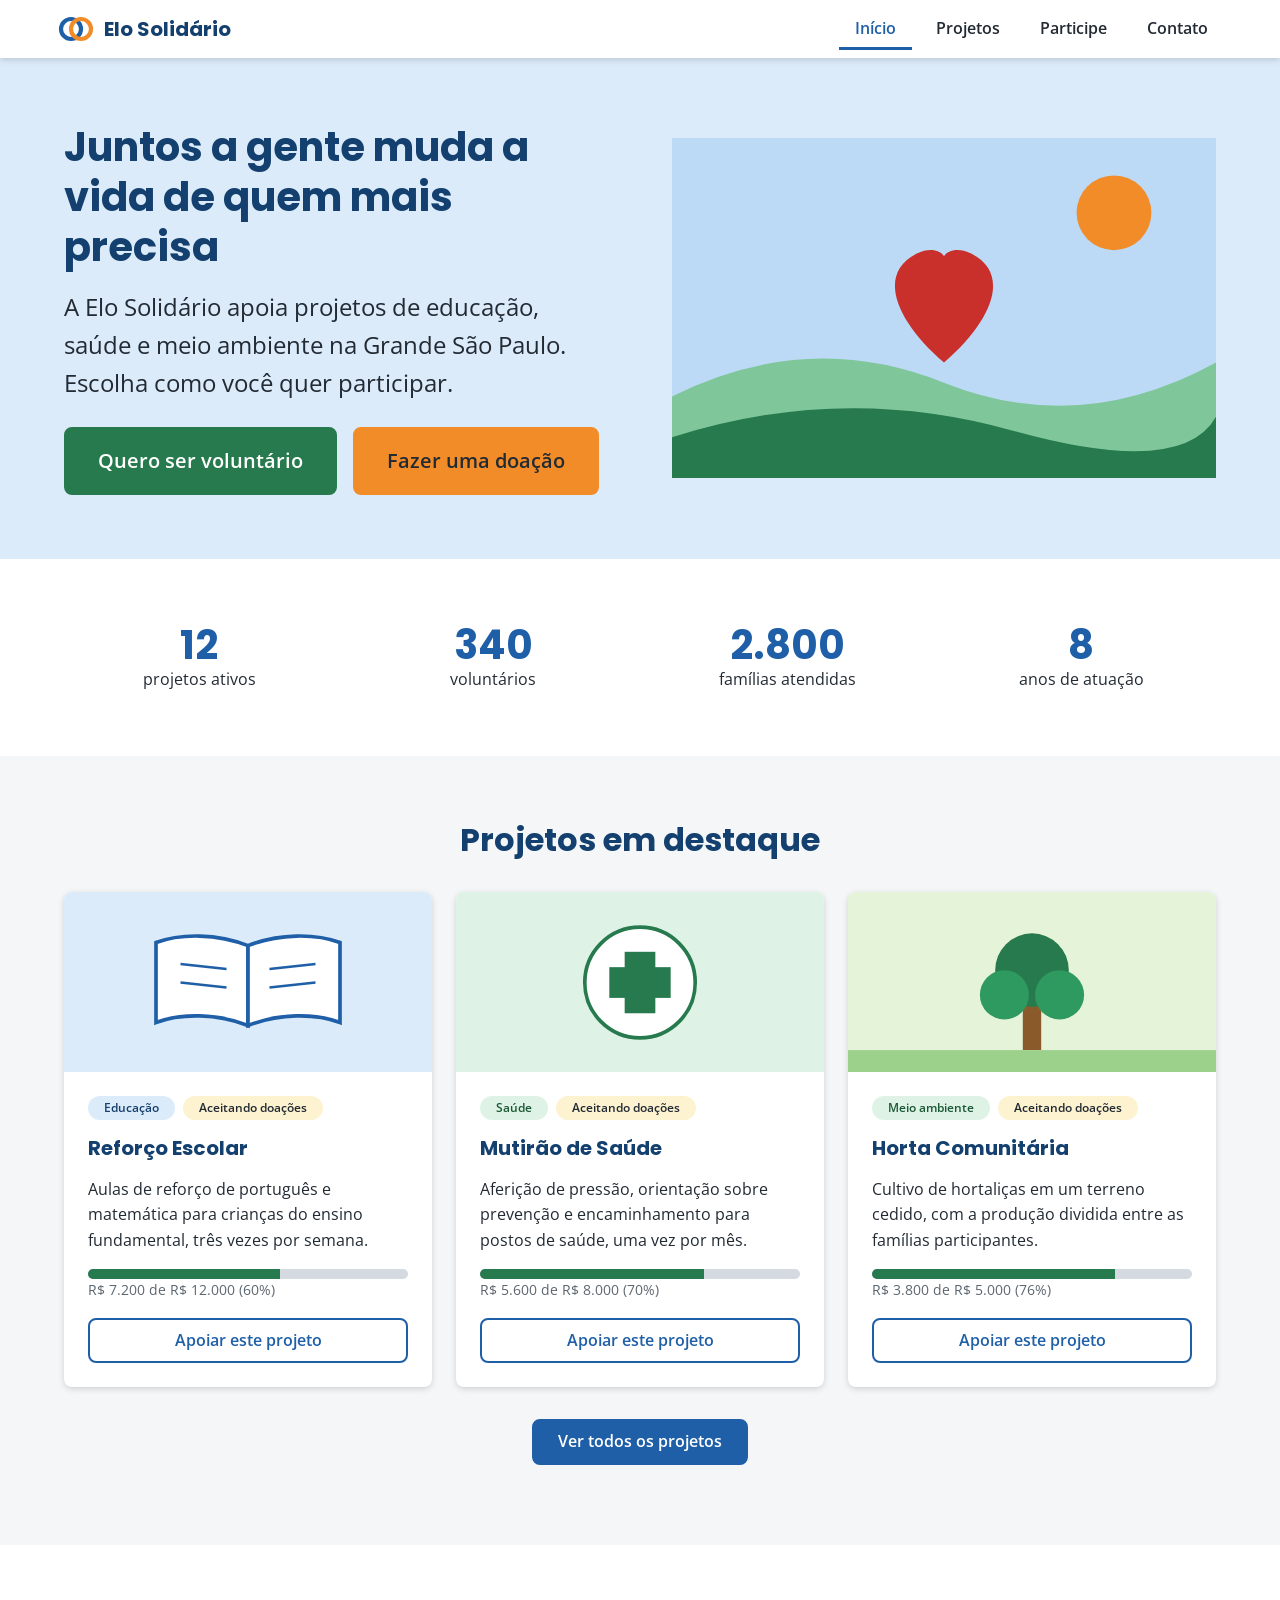
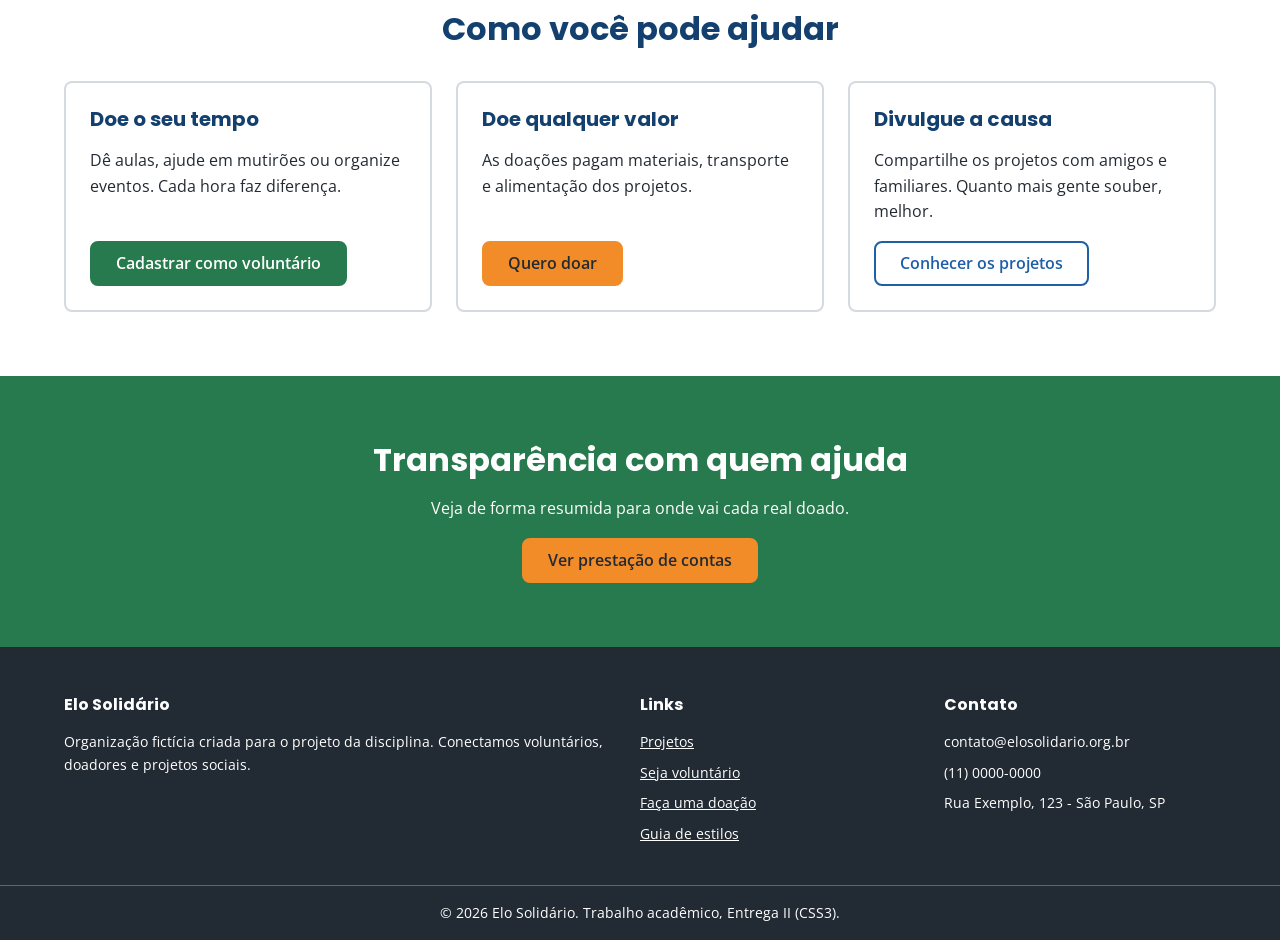
<file: index.html>
<!DOCTYPE html>
<html lang="pt-BR">
<head>
  <meta charset="UTF-8">
  <meta name="viewport" content="width=device-width, initial-scale=1.0">
  <meta name="description" content="Elo Solidário: ONG que conecta voluntários, doadores e projetos sociais.">
  <title>Início | Elo Solidário</title>
  <link rel="preconnect" href="https://fonts.googleapis.com">
  <link rel="preconnect" href="https://fonts.gstatic.com" crossorigin>
  <link href="https://fonts.googleapis.com/css2?family=Open+Sans:wght@400;600&family=Poppins:wght@500;700&display=swap" rel="stylesheet">
  <link rel="stylesheet" href="css/style.css">
</head>
<body>
  <header class="cabecalho">
    <div class="cabecalho-interno">
      <a class="logo" href="index.html">
        <img src="img/logo.svg" alt="" width="40" height="40">
        Elo Solidário
      </a>

      <input type="checkbox" id="menu-check" class="menu-check">
      <label for="menu-check" class="botao-hamburguer" aria-label="Abrir ou fechar o menu">
        <span></span>
        <span></span>
        <span></span>
      </label>

      <nav class="menu">
        <ul class="menu-lista">
          <li><a class="ativo" href="index.html">Início</a></li>
          <li class="item-dropdown">
            <a href="pages/projetos.html">Projetos</a>
            <ul class="submenu">
              <li><a href="pages/projetos.html#educacao">Educação</a></li>
              <li><a href="pages/projetos.html#saude">Saúde</a></li>
              <li><a href="pages/projetos.html#ambiente">Meio ambiente</a></li>
            </ul>
          </li>
          <li class="item-dropdown">
            <a href="pages/voluntario.html">Participe</a>
            <ul class="submenu">
              <li><a href="pages/voluntario.html">Seja voluntário</a></li>
              <li><a href="pages/doacao.html">Faça uma doação</a></li>
            </ul>
          </li>
          <li><a href="pages/contato.html">Contato</a></li>
        </ul>
      </nav>
    </div>
  </header>

  <main>

    <section class="hero">
      <div class="container hero-grade">
        <div class="hero-texto">
          <h1>Juntos a gente muda a vida de quem mais precisa</h1>
          <p class="texto-destaque">A Elo Solidário apoia projetos de educação, saúde e meio ambiente na Grande São Paulo. Escolha como você quer participar.</p>
          <div class="botoes-hero">
            <a class="botao botao-verde botao-grande" href="pages/voluntario.html">Quero ser voluntário</a>
            <a class="botao botao-laranja botao-grande" href="pages/doacao.html">Fazer uma doação</a>
          </div>
        </div>
        <img class="hero-imagem" src="img/hero.svg" alt="Ilustração de um coração vermelho sobre colinas verdes, com o sol ao fundo" width="800" height="500">
      </div>
    </section>

    <section class="secao">
      <div class="container">
        <ul class="estatisticas">
          <li><strong>12</strong> projetos ativos</li>
          <li><strong>340</strong> voluntários</li>
          <li><strong>2.800</strong> famílias atendidas</li>
          <li><strong>8</strong> anos de atuação</li>
        </ul>
      </div>
    </section>

    <section class="secao secao-cinza">
      <div class="container">
        <h2 class="titulo-secao">Projetos em destaque</h2>
        <div class="cards">
        <article class="card">
          <img src="img/educacao.svg" alt="" width="600" height="340">
          <div class="card-corpo">
            <div class="badges-card">
              <span class="badge badge-azul">Educação</span>
              <span class="badge badge-amarelo">Aceitando doações</span>
            </div>
            <h3>Reforço Escolar</h3>
            <p>Aulas de reforço de português e matemática para crianças do ensino fundamental, três vezes por semana.</p>
            <div class="card-rodape">
              <div>
                <div class="barra">
                  <div class="barra-preenchida" style="width: 60%;"></div>
                </div>
                <p class="meta-texto">R$ 7.200 de R$ 12.000 (60%)</p>
              </div>
              <a class="botao botao-contorno" href="pages/doacao.html">Apoiar este projeto</a>
            </div>
          </div>
        </article>
        <article class="card">
          <img src="img/saude.svg" alt="" width="600" height="340">
          <div class="card-corpo">
            <div class="badges-card">
              <span class="badge badge-verde">Saúde</span>
              <span class="badge badge-amarelo">Aceitando doações</span>
            </div>
            <h3>Mutirão de Saúde</h3>
            <p>Aferição de pressão, orientação sobre prevenção e encaminhamento para postos de saúde, uma vez por mês.</p>
            <div class="card-rodape">
              <div>
                <div class="barra">
                  <div class="barra-preenchida" style="width: 70%;"></div>
                </div>
                <p class="meta-texto">R$ 5.600 de R$ 8.000 (70%)</p>
              </div>
              <a class="botao botao-contorno" href="pages/doacao.html">Apoiar este projeto</a>
            </div>
          </div>
        </article>
        <article class="card">
          <img src="img/ambiente.svg" alt="" width="600" height="340">
          <div class="card-corpo">
            <div class="badges-card">
              <span class="badge badge-verde">Meio ambiente</span>
              <span class="badge badge-amarelo">Aceitando doações</span>
            </div>
            <h3>Horta Comunitária</h3>
            <p>Cultivo de hortaliças em um terreno cedido, com a produção dividida entre as famílias participantes.</p>
            <div class="card-rodape">
              <div>
                <div class="barra">
                  <div class="barra-preenchida" style="width: 76%;"></div>
                </div>
                <p class="meta-texto">R$ 3.800 de R$ 5.000 (76%)</p>
              </div>
              <a class="botao botao-contorno" href="pages/doacao.html">Apoiar este projeto</a>
            </div>
          </div>
        </article>
        </div>
        <p class="texto-centro" style="margin-top: 32px;">
          <a class="botao" href="pages/projetos.html">Ver todos os projetos</a>
        </p>
      </div>
    </section>

    <section class="secao">
      <div class="container">
        <h2 class="titulo-secao">Como você pode ajudar</h2>
        <div class="linha">
          <div class="col-4">
            <div class="caixa">
              <h3>Doe o seu tempo</h3>
              <p>Dê aulas, ajude em mutirões ou organize eventos. Cada hora faz diferença.</p>
              <a class="botao botao-verde" href="pages/voluntario.html">Cadastrar como voluntário</a>
            </div>
          </div>
          <div class="col-4">
            <div class="caixa">
              <h3>Doe qualquer valor</h3>
              <p>As doações pagam materiais, transporte e alimentação dos projetos.</p>
              <a class="botao botao-laranja" href="pages/doacao.html">Quero doar</a>
            </div>
          </div>
          <div class="col-4">
            <div class="caixa">
              <h3>Divulgue a causa</h3>
              <p>Compartilhe os projetos com amigos e familiares. Quanto mais gente souber, melhor.</p>
              <a class="botao botao-contorno" href="pages/projetos.html">Conhecer os projetos</a>
            </div>
          </div>
        </div>
      </div>
    </section>

    <section class="secao secao-verde">
      <div class="container texto-centro">
        <h2>Transparência com quem ajuda</h2>
        <p>Veja de forma resumida para onde vai cada real doado.</p>
        <a class="botao botao-laranja" href="#" data-modal="modal-transparencia">Ver prestação de contas</a>
      </div>
    </section>

    <div class="modal" id="modal-transparencia">
      <div class="modal-caixa">
        <button class="modal-fechar">&times;</button>
        <h2>Para onde vai o dinheiro</h2>
        <p>Valores de exemplo, só para o layout:</p>
        <ul>
          <li>70% para os projetos (materiais e alimentação)</li>
          <li>20% para transporte e estrutura</li>
          <li>10% para custos administrativos</li>
        </ul>
        <button class="botao modal-ok">Entendi</button>
      </div>
    </div>
  </main>

  <footer class="rodape">
    <div class="container rodape-colunas">
      <div>
        <h3>Elo Solidário</h3>
        <p class="texto-pequeno">Organização fictícia criada para o projeto da disciplina. Conectamos voluntários, doadores e projetos sociais.</p>
      </div>
      <div>
        <h3>Links</h3>
        <ul class="texto-pequeno">
          <li><a href="pages/projetos.html">Projetos</a></li>
          <li><a href="pages/voluntario.html">Seja voluntário</a></li>
          <li><a href="pages/doacao.html">Faça uma doação</a></li>
          <li><a href="pages/componentes.html">Guia de estilos</a></li>
        </ul>
      </div>
      <div>
        <h3>Contato</h3>
        <ul class="texto-pequeno">
          <li>contato@elosolidario.org.br</li>
          <li>(11) 0000-0000</li>
          <li>Rua Exemplo, 123 - São Paulo, SP</li>
        </ul>
      </div>
    </div>
    <p class="rodape-copia">© 2026 Elo Solidário. Trabalho acadêmico, Entrega II (CSS3).</p>
  </footer>

  <script src="js/script.js"></script>
</body>
</html>
</file>
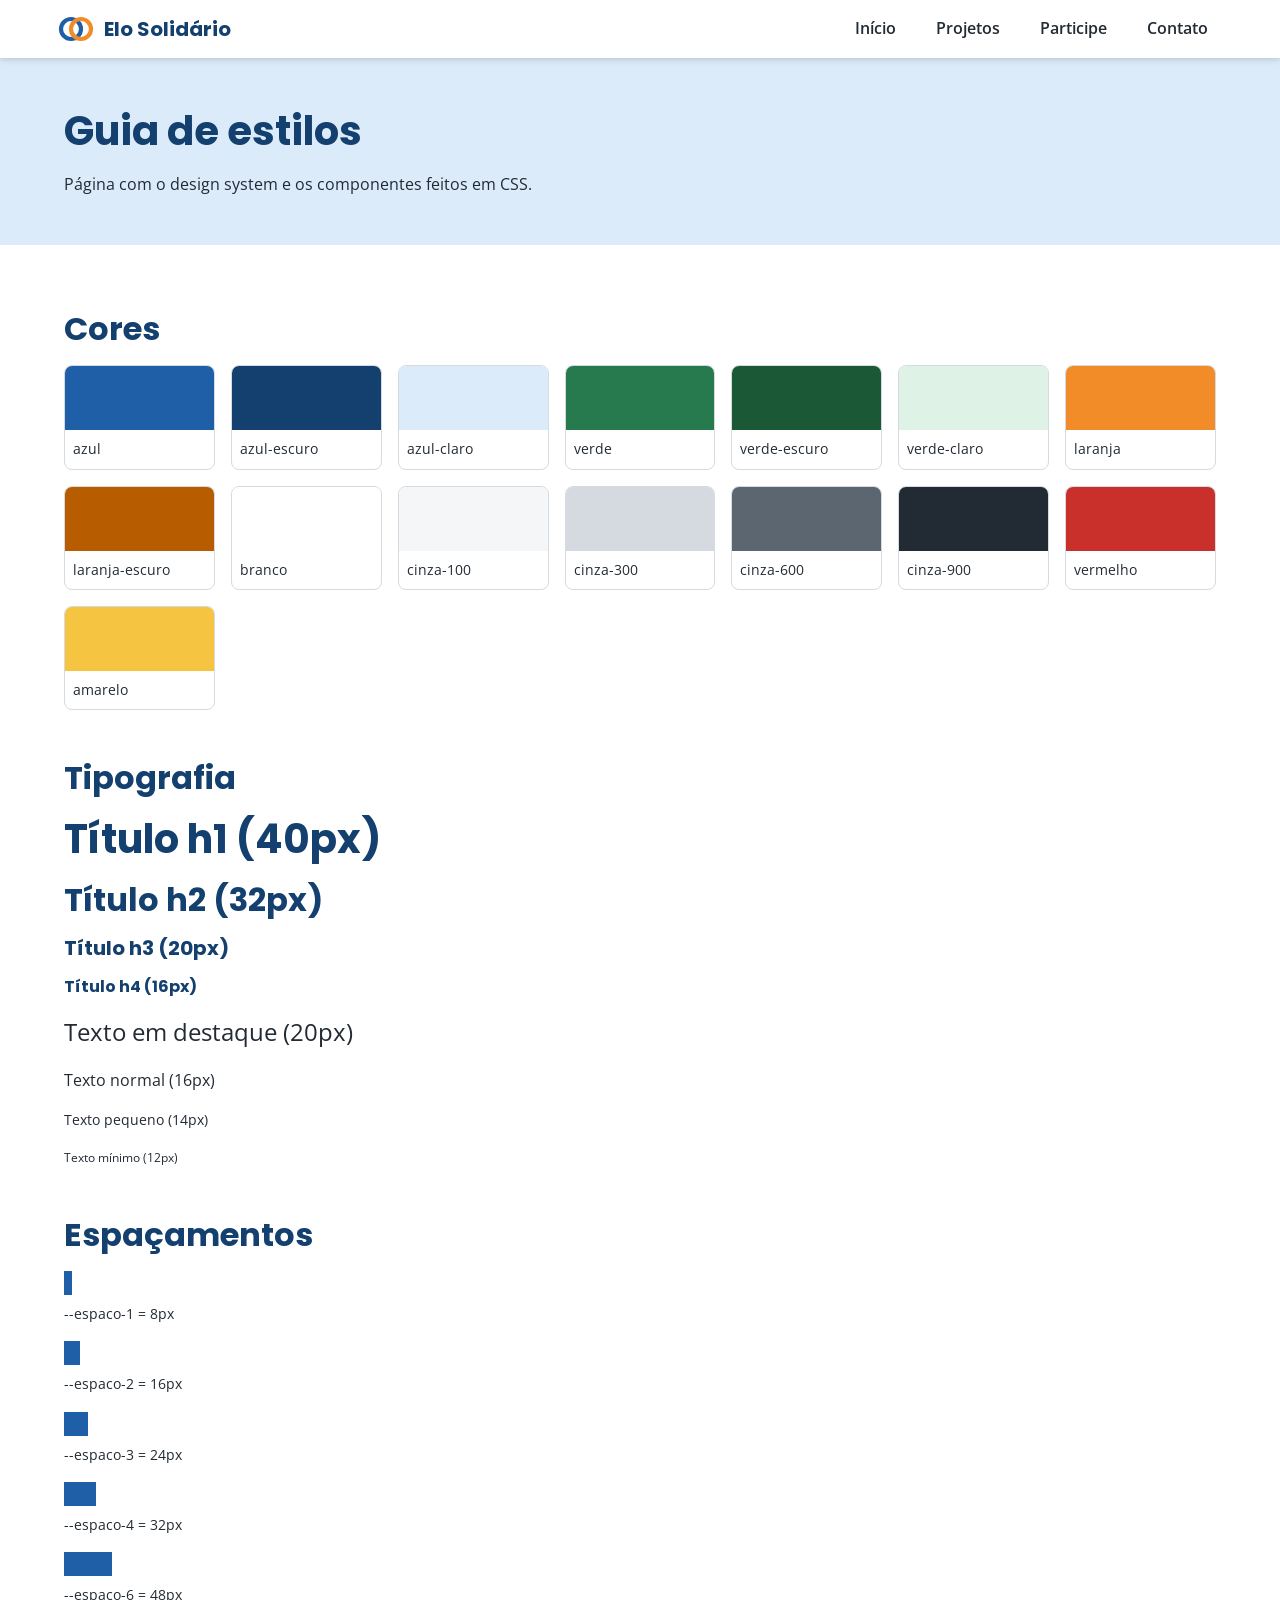
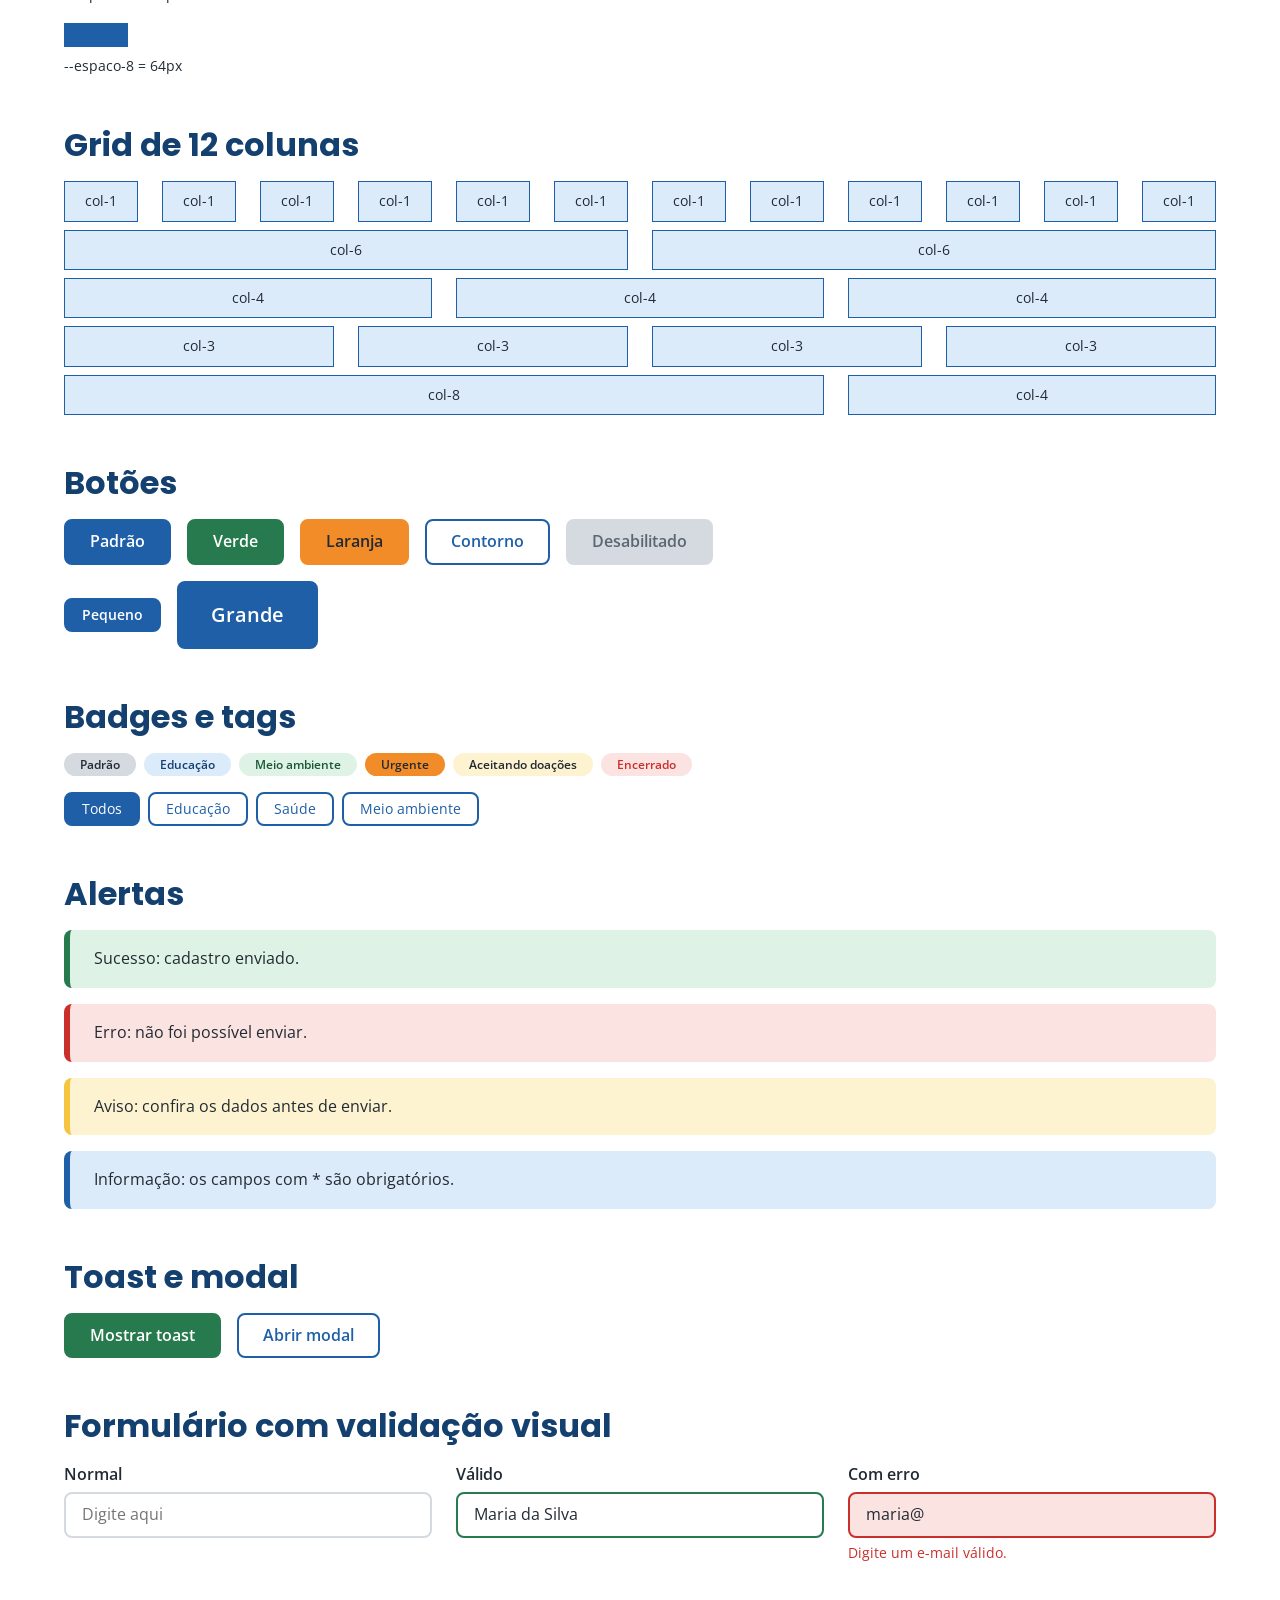
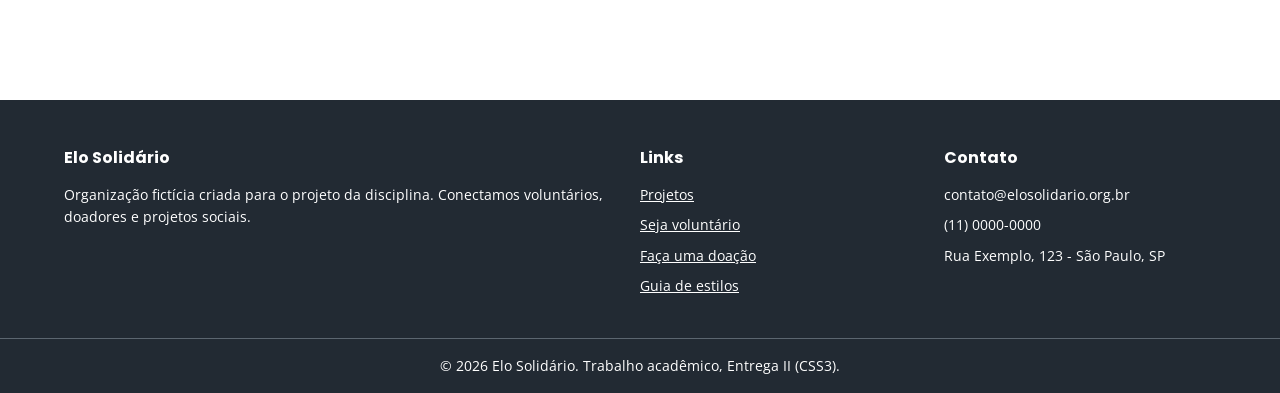
<file: pages/componentes.html>
<!DOCTYPE html>
<html lang="pt-BR">
<head>
  <meta charset="UTF-8">
  <meta name="viewport" content="width=device-width, initial-scale=1.0">
  <meta name="description" content="Elo Solidário: ONG que conecta voluntários, doadores e projetos sociais.">
  <title>Guia de estilos | Elo Solidário</title>
  <link rel="preconnect" href="https://fonts.googleapis.com">
  <link rel="preconnect" href="https://fonts.gstatic.com" crossorigin>
  <link href="https://fonts.googleapis.com/css2?family=Open+Sans:wght@400;600&family=Poppins:wght@500;700&display=swap" rel="stylesheet">
  <link rel="stylesheet" href="../css/style.css">
</head>
<body>
  <header class="cabecalho">
    <div class="cabecalho-interno">
      <a class="logo" href="../index.html">
        <img src="../img/logo.svg" alt="" width="40" height="40">
        Elo Solidário
      </a>

      <input type="checkbox" id="menu-check" class="menu-check">
      <label for="menu-check" class="botao-hamburguer" aria-label="Abrir ou fechar o menu">
        <span></span>
        <span></span>
        <span></span>
      </label>

      <nav class="menu">
        <ul class="menu-lista">
          <li><a href="../index.html">Início</a></li>
          <li class="item-dropdown">
            <a href="projetos.html">Projetos</a>
            <ul class="submenu">
              <li><a href="projetos.html#educacao">Educação</a></li>
              <li><a href="projetos.html#saude">Saúde</a></li>
              <li><a href="projetos.html#ambiente">Meio ambiente</a></li>
            </ul>
          </li>
          <li class="item-dropdown">
            <a href="voluntario.html">Participe</a>
            <ul class="submenu">
              <li><a href="voluntario.html">Seja voluntário</a></li>
              <li><a href="doacao.html">Faça uma doação</a></li>
            </ul>
          </li>
          <li><a href="contato.html">Contato</a></li>
        </ul>
      </nav>
    </div>
  </header>

  <main>

    <section class="cabecalho-pagina">
      <div class="container">
        <h1>Guia de estilos</h1>
        <p>Página com o design system e os componentes feitos em CSS.</p>
      </div>
    </section>

    <section class="secao">
      <div class="container">

        <div class="bloco-guia">
          <h2>Cores</h2>
          <div class="amostras"><div class="amostra"><div class="amostra-cor" style="background-color: var(--azul);"></div><p>azul</p></div><div class="amostra"><div class="amostra-cor" style="background-color: var(--azul-escuro);"></div><p>azul-escuro</p></div><div class="amostra"><div class="amostra-cor" style="background-color: var(--azul-claro);"></div><p>azul-claro</p></div><div class="amostra"><div class="amostra-cor" style="background-color: var(--verde);"></div><p>verde</p></div><div class="amostra"><div class="amostra-cor" style="background-color: var(--verde-escuro);"></div><p>verde-escuro</p></div><div class="amostra"><div class="amostra-cor" style="background-color: var(--verde-claro);"></div><p>verde-claro</p></div><div class="amostra"><div class="amostra-cor" style="background-color: var(--laranja);"></div><p>laranja</p></div><div class="amostra"><div class="amostra-cor" style="background-color: var(--laranja-escuro);"></div><p>laranja-escuro</p></div><div class="amostra"><div class="amostra-cor" style="background-color: var(--branco);"></div><p>branco</p></div><div class="amostra"><div class="amostra-cor" style="background-color: var(--cinza-100);"></div><p>cinza-100</p></div><div class="amostra"><div class="amostra-cor" style="background-color: var(--cinza-300);"></div><p>cinza-300</p></div><div class="amostra"><div class="amostra-cor" style="background-color: var(--cinza-600);"></div><p>cinza-600</p></div><div class="amostra"><div class="amostra-cor" style="background-color: var(--cinza-900);"></div><p>cinza-900</p></div><div class="amostra"><div class="amostra-cor" style="background-color: var(--vermelho);"></div><p>vermelho</p></div><div class="amostra"><div class="amostra-cor" style="background-color: var(--amarelo);"></div><p>amarelo</p></div></div>
        </div>

        <div class="bloco-guia">
          <h2>Tipografia</h2>
          <h1>Título h1 (40px)</h1>
          <h2>Título h2 (32px)</h2>
          <h3>Título h3 (20px)</h3>
          <h4>Título h4 (16px)</h4>
          <p class="texto-destaque">Texto em destaque (20px)</p>
          <p>Texto normal (16px)</p>
          <p class="texto-pequeno">Texto pequeno (14px)</p>
          <p class="texto-minusculo">Texto mínimo (12px)</p>
        </div>

        <div class="bloco-guia">
          <h2>Espaçamentos</h2>
          <div class="amostra-espaco" style="width: var(--espaco-1);"></div><p class="texto-pequeno">--espaco-1 = 8px</p><div class="amostra-espaco" style="width: var(--espaco-2);"></div><p class="texto-pequeno">--espaco-2 = 16px</p><div class="amostra-espaco" style="width: var(--espaco-3);"></div><p class="texto-pequeno">--espaco-3 = 24px</p><div class="amostra-espaco" style="width: var(--espaco-4);"></div><p class="texto-pequeno">--espaco-4 = 32px</p><div class="amostra-espaco" style="width: var(--espaco-6);"></div><p class="texto-pequeno">--espaco-6 = 48px</p><div class="amostra-espaco" style="width: var(--espaco-8);"></div><p class="texto-pequeno">--espaco-8 = 64px</p>
        </div>

        <div class="bloco-guia">
          <h2>Grid de 12 colunas</h2>
          <div class="linha demo-grid" style="margin-bottom: 8px;"><div class="coluna col-1">col-1</div><div class="coluna col-1">col-1</div><div class="coluna col-1">col-1</div><div class="coluna col-1">col-1</div><div class="coluna col-1">col-1</div><div class="coluna col-1">col-1</div><div class="coluna col-1">col-1</div><div class="coluna col-1">col-1</div><div class="coluna col-1">col-1</div><div class="coluna col-1">col-1</div><div class="coluna col-1">col-1</div><div class="coluna col-1">col-1</div></div><div class="linha demo-grid" style="margin-bottom: 8px;"><div class="coluna col-6">col-6</div><div class="coluna col-6">col-6</div></div><div class="linha demo-grid" style="margin-bottom: 8px;"><div class="coluna col-4">col-4</div><div class="coluna col-4">col-4</div><div class="coluna col-4">col-4</div></div><div class="linha demo-grid" style="margin-bottom: 8px;"><div class="coluna col-3">col-3</div><div class="coluna col-3">col-3</div><div class="coluna col-3">col-3</div><div class="coluna col-3">col-3</div></div><div class="linha demo-grid" style="margin-bottom: 8px;"><div class="coluna col-8">col-8</div><div class="coluna col-4">col-4</div></div>
        </div>

        <div class="bloco-guia">
          <h2>Botões</h2>
          <div class="grupo-botoes">
            <button class="botao">Padrão</button>
            <button class="botao botao-verde">Verde</button>
            <button class="botao botao-laranja">Laranja</button>
            <button class="botao botao-contorno">Contorno</button>
            <button class="botao" disabled>Desabilitado</button>
          </div>
          <p></p>
          <div class="grupo-botoes">
            <button class="botao botao-pequeno">Pequeno</button>
            <button class="botao botao-grande">Grande</button>
          </div>
        </div>

        <div class="bloco-guia">
          <h2>Badges e tags</h2>
          <div class="badges-card">
            <span class="badge">Padrão</span>
            <span class="badge badge-azul">Educação</span>
            <span class="badge badge-verde">Meio ambiente</span>
            <span class="badge badge-laranja">Urgente</span>
            <span class="badge badge-amarelo">Aceitando doações</span>
            <span class="badge badge-vermelho">Encerrado</span>
          </div>
          <p></p>
          <div class="tags">
            <a class="tag ativa" href="#">Todos</a>
            <a class="tag" href="#">Educação</a>
            <a class="tag" href="#">Saúde</a>
            <a class="tag" href="#">Meio ambiente</a>
          </div>
        </div>

        <div class="bloco-guia">
          <h2>Alertas</h2>
          <div class="alerta alerta-sucesso"><p>Sucesso: cadastro enviado.</p></div>
          <div class="alerta alerta-erro"><p>Erro: não foi possível enviar.</p></div>
          <div class="alerta alerta-aviso"><p>Aviso: confira os dados antes de enviar.</p></div>
          <div class="alerta alerta-info"><p>Informação: os campos com * são obrigatórios.</p></div>
        </div>

        <div class="bloco-guia">
          <h2>Toast e modal</h2>
          <div class="grupo-botoes">
            <button class="botao botao-verde" data-mostrar-toast="toast-teste">Mostrar toast</button>
            <button class="botao botao-contorno" data-modal="modal-teste">Abrir modal</button>
          </div>
        </div>

        <div class="bloco-guia">
          <h2>Formulário com validação visual</h2>
          <div class="linha">
            <div class="col-4">
              <div class="campo">
                <label for="g1">Normal</label>
                <input type="text" id="g1" placeholder="Digite aqui">
              </div>
            </div>
            <div class="col-4">
              <div class="campo">
                <label for="g2">Válido</label>
                <input type="text" id="g2" class="ok" value="Maria da Silva">
              </div>
            </div>
            <div class="col-4">
              <div class="campo">
                <label for="g3">Com erro</label>
                <input type="email" id="g3" class="erro" value="maria@">
                <span class="mensagem-erro visivel">Digite um e-mail válido.</span>
              </div>
            </div>
          </div>
        </div>


      </div>
    </section>

    <div class="toast" id="toast-teste">
      <strong>Toast de exemplo</strong>
      <p class="texto-pequeno" style="margin: 0;">Ele some sozinho em alguns segundos.</p>
    </div>

    <div class="modal" id="modal-teste">
      <div class="modal-caixa">
        <button class="modal-fechar">&times;</button>
        <h2>Modal de exemplo</h2>
        <p>Janela que aparece por cima da página.</p>
        <button class="botao modal-ok">Fechar</button>
      </div>
    </div>
  </main>

  <footer class="rodape">
    <div class="container rodape-colunas">
      <div>
        <h3>Elo Solidário</h3>
        <p class="texto-pequeno">Organização fictícia criada para o projeto da disciplina. Conectamos voluntários, doadores e projetos sociais.</p>
      </div>
      <div>
        <h3>Links</h3>
        <ul class="texto-pequeno">
          <li><a href="projetos.html">Projetos</a></li>
          <li><a href="voluntario.html">Seja voluntário</a></li>
          <li><a href="doacao.html">Faça uma doação</a></li>
          <li><a href="componentes.html">Guia de estilos</a></li>
        </ul>
      </div>
      <div>
        <h3>Contato</h3>
        <ul class="texto-pequeno">
          <li>contato@elosolidario.org.br</li>
          <li>(11) 0000-0000</li>
          <li>Rua Exemplo, 123 - São Paulo, SP</li>
        </ul>
      </div>
    </div>
    <p class="rodape-copia">© 2026 Elo Solidário. Trabalho acadêmico, Entrega II (CSS3).</p>
  </footer>

  <script src="../js/script.js"></script>
</body>
</html>
</file>
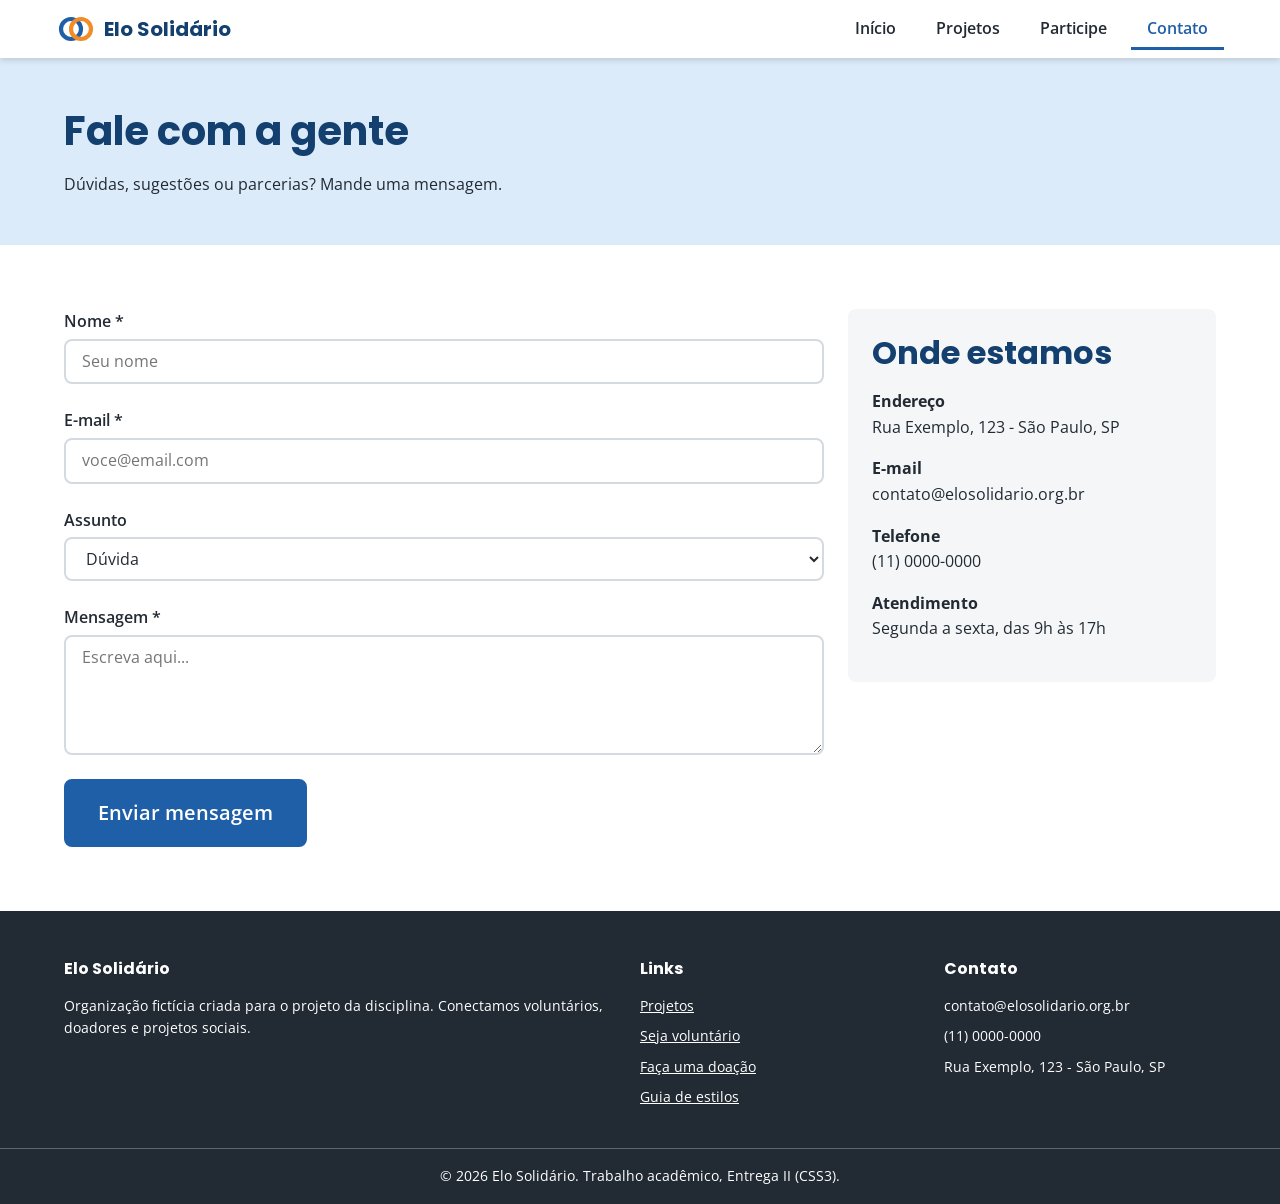
<file: pages/contato.html>
<!DOCTYPE html>
<html lang="pt-BR">
<head>
  <meta charset="UTF-8">
  <meta name="viewport" content="width=device-width, initial-scale=1.0">
  <meta name="description" content="Elo Solidário: ONG que conecta voluntários, doadores e projetos sociais.">
  <title>Contato | Elo Solidário</title>
  <link rel="preconnect" href="https://fonts.googleapis.com">
  <link rel="preconnect" href="https://fonts.gstatic.com" crossorigin>
  <link href="https://fonts.googleapis.com/css2?family=Open+Sans:wght@400;600&family=Poppins:wght@500;700&display=swap" rel="stylesheet">
  <link rel="stylesheet" href="../css/style.css">
</head>
<body>
  <header class="cabecalho">
    <div class="cabecalho-interno">
      <a class="logo" href="../index.html">
        <img src="../img/logo.svg" alt="" width="40" height="40">
        Elo Solidário
      </a>

      <input type="checkbox" id="menu-check" class="menu-check">
      <label for="menu-check" class="botao-hamburguer" aria-label="Abrir ou fechar o menu">
        <span></span>
        <span></span>
        <span></span>
      </label>

      <nav class="menu">
        <ul class="menu-lista">
          <li><a href="../index.html">Início</a></li>
          <li class="item-dropdown">
            <a href="projetos.html">Projetos</a>
            <ul class="submenu">
              <li><a href="projetos.html#educacao">Educação</a></li>
              <li><a href="projetos.html#saude">Saúde</a></li>
              <li><a href="projetos.html#ambiente">Meio ambiente</a></li>
            </ul>
          </li>
          <li class="item-dropdown">
            <a href="voluntario.html">Participe</a>
            <ul class="submenu">
              <li><a href="voluntario.html">Seja voluntário</a></li>
              <li><a href="doacao.html">Faça uma doação</a></li>
            </ul>
          </li>
          <li><a class="ativo" href="contato.html">Contato</a></li>
        </ul>
      </nav>
    </div>
  </header>

  <main>

    <section class="cabecalho-pagina">
      <div class="container">
        <h1>Fale com a gente</h1>
        <p>Dúvidas, sugestões ou parcerias? Mande uma mensagem.</p>
      </div>
    </section>

    <section class="secao">
      <div class="container">
        <div class="linha">
          <div class="col-8">
            <form class="formulario" data-toast="toast-contato">
              <div class="campo">
                <label for="nome-contato">Nome *</label>
                <input type="text" id="nome-contato" name="nome" placeholder="Seu nome" required minlength="3">
                <span class="mensagem-erro">Digite seu nome (mínimo 3 letras).</span>
              </div>
              <div class="campo">
                <label for="email-contato">E-mail *</label>
                <input type="email" id="email-contato" name="email" placeholder="voce@email.com" required>
                <span class="mensagem-erro">Digite um e-mail válido.</span>
              </div>
              <div class="campo">
                <label for="assunto">Assunto</label>
                <select id="assunto" name="assunto">
                  <option>Dúvida</option>
                  <option>Parceria</option>
                  <option>Imprensa</option>
                  <option>Outro</option>
                </select>
              </div>
              <div class="campo">
                <label for="msg">Mensagem *</label>
                <textarea id="msg" name="msg" placeholder="Escreva aqui..." required minlength="10"></textarea>
                <span class="mensagem-erro">A mensagem precisa ter pelo menos 10 caracteres.</span>
              </div>
              <button type="submit" class="botao botao-grande">Enviar mensagem</button>
            </form>
          </div>

          <div class="col-4">
            <div class="painel">
              <h2>Onde estamos</h2>
              <ul class="lista-contato">
                <li><strong>Endereço</strong><br>Rua Exemplo, 123 - São Paulo, SP</li>
                <li><strong>E-mail</strong><br>contato@elosolidario.org.br</li>
                <li><strong>Telefone</strong><br>(11) 0000-0000</li>
                <li><strong>Atendimento</strong><br>Segunda a sexta, das 9h às 17h</li>
              </ul>
            </div>
          </div>
        </div>
      </div>
    </section>

    <div class="toast" id="toast-contato">
      <strong>Mensagem enviada!</strong>
      <p class="texto-pequeno" style="margin: 0;">Respondemos em até 2 dias úteis.</p>
    </div>
  </main>

  <footer class="rodape">
    <div class="container rodape-colunas">
      <div>
        <h3>Elo Solidário</h3>
        <p class="texto-pequeno">Organização fictícia criada para o projeto da disciplina. Conectamos voluntários, doadores e projetos sociais.</p>
      </div>
      <div>
        <h3>Links</h3>
        <ul class="texto-pequeno">
          <li><a href="projetos.html">Projetos</a></li>
          <li><a href="voluntario.html">Seja voluntário</a></li>
          <li><a href="doacao.html">Faça uma doação</a></li>
          <li><a href="componentes.html">Guia de estilos</a></li>
        </ul>
      </div>
      <div>
        <h3>Contato</h3>
        <ul class="texto-pequeno">
          <li>contato@elosolidario.org.br</li>
          <li>(11) 0000-0000</li>
          <li>Rua Exemplo, 123 - São Paulo, SP</li>
        </ul>
      </div>
    </div>
    <p class="rodape-copia">© 2026 Elo Solidário. Trabalho acadêmico, Entrega II (CSS3).</p>
  </footer>

  <script src="../js/script.js"></script>
</body>
</html>
</file>
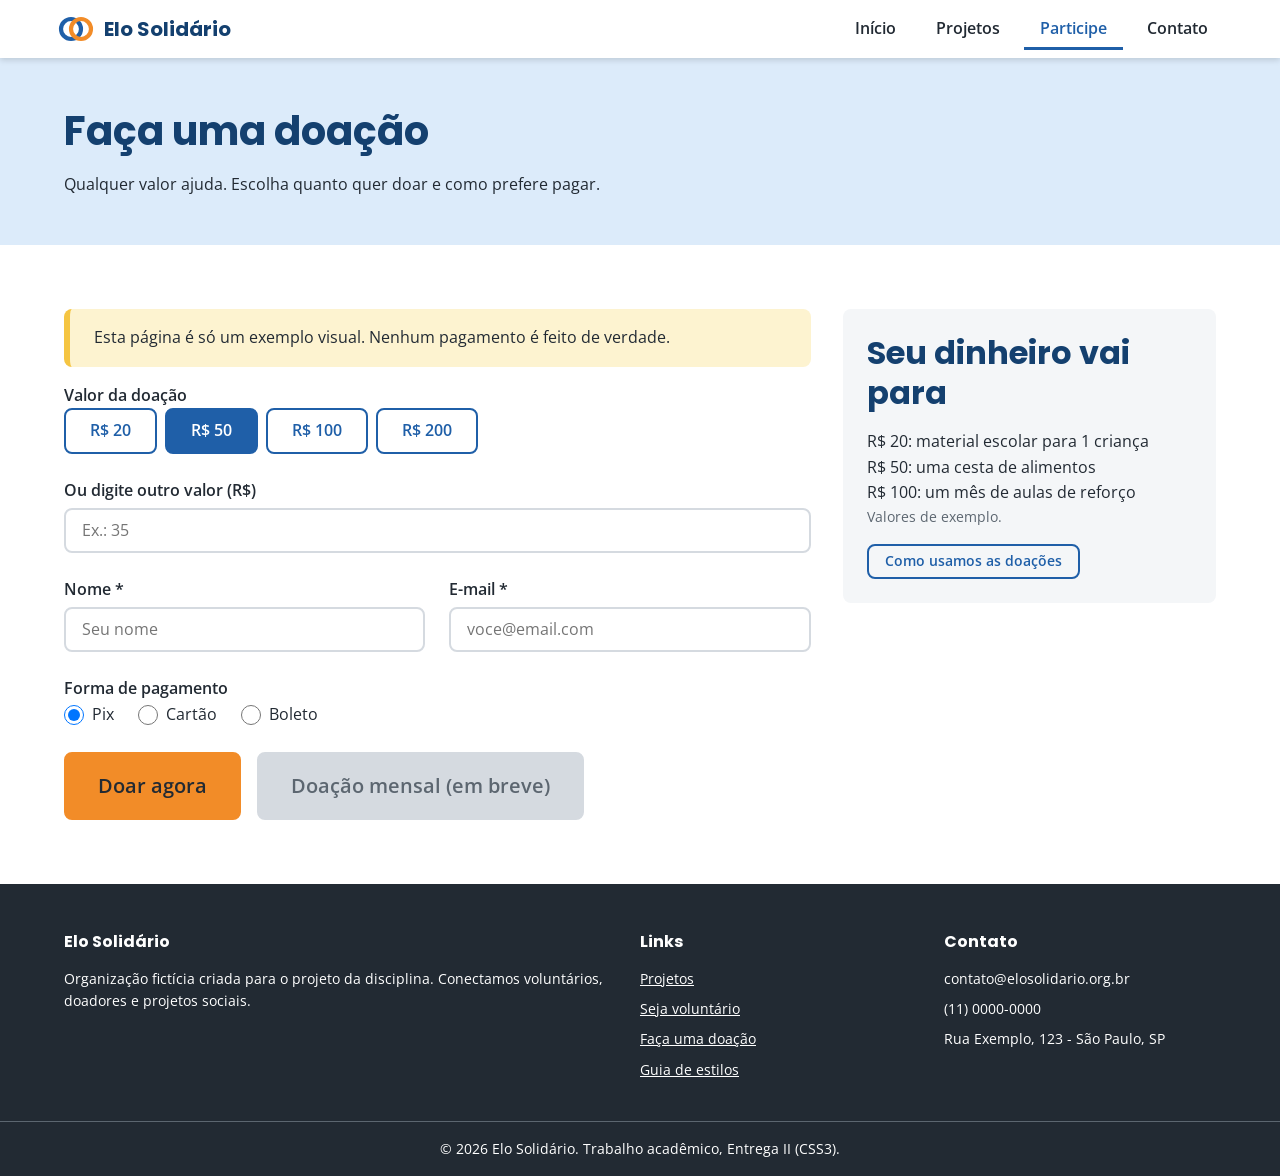
<file: pages/doacao.html>
<!DOCTYPE html>
<html lang="pt-BR">
<head>
  <meta charset="UTF-8">
  <meta name="viewport" content="width=device-width, initial-scale=1.0">
  <meta name="description" content="Elo Solidário: ONG que conecta voluntários, doadores e projetos sociais.">
  <title>Faça uma doação | Elo Solidário</title>
  <link rel="preconnect" href="https://fonts.googleapis.com">
  <link rel="preconnect" href="https://fonts.gstatic.com" crossorigin>
  <link href="https://fonts.googleapis.com/css2?family=Open+Sans:wght@400;600&family=Poppins:wght@500;700&display=swap" rel="stylesheet">
  <link rel="stylesheet" href="../css/style.css">
</head>
<body>
  <header class="cabecalho">
    <div class="cabecalho-interno">
      <a class="logo" href="../index.html">
        <img src="../img/logo.svg" alt="" width="40" height="40">
        Elo Solidário
      </a>

      <input type="checkbox" id="menu-check" class="menu-check">
      <label for="menu-check" class="botao-hamburguer" aria-label="Abrir ou fechar o menu">
        <span></span>
        <span></span>
        <span></span>
      </label>

      <nav class="menu">
        <ul class="menu-lista">
          <li><a href="../index.html">Início</a></li>
          <li class="item-dropdown">
            <a href="projetos.html">Projetos</a>
            <ul class="submenu">
              <li><a href="projetos.html#educacao">Educação</a></li>
              <li><a href="projetos.html#saude">Saúde</a></li>
              <li><a href="projetos.html#ambiente">Meio ambiente</a></li>
            </ul>
          </li>
          <li class="item-dropdown">
            <a class="ativo" href="voluntario.html">Participe</a>
            <ul class="submenu">
              <li><a href="voluntario.html">Seja voluntário</a></li>
              <li><a href="doacao.html">Faça uma doação</a></li>
            </ul>
          </li>
          <li><a href="contato.html">Contato</a></li>
        </ul>
      </nav>
    </div>
  </header>

  <main>

    <section class="cabecalho-pagina">
      <div class="container">
        <h1>Faça uma doação</h1>
        <p>Qualquer valor ajuda. Escolha quanto quer doar e como prefere pagar.</p>
      </div>
    </section>

    <section class="secao">
      <div class="container pagina-lateral">
        <form class="formulario" data-toast="toast-doacao">
          <div class="alerta alerta-aviso">
            <p>Esta página é só um exemplo visual. Nenhum pagamento é feito de verdade.</p>
          </div>

          <fieldset class="campo">
            <legend>Valor da doação</legend>
            <div class="valores">
              <input type="radio" name="valor" id="v20" value="20"><label for="v20">R$ 20</label>
              <input type="radio" name="valor" id="v50" value="50" checked><label for="v50">R$ 50</label>
              <input type="radio" name="valor" id="v100" value="100"><label for="v100">R$ 100</label>
              <input type="radio" name="valor" id="v200" value="200"><label for="v200">R$ 200</label>
            </div>
          </fieldset>

          <div class="campo">
            <label for="outro">Ou digite outro valor (R$)</label>
            <input type="number" id="outro" name="outro" placeholder="Ex.: 35" min="5">
            <span class="mensagem-erro">O valor mínimo é R$ 5.</span>
          </div>

          <div class="linha-campos">
            <div class="campo">
              <label for="nome-doador">Nome *</label>
              <input type="text" id="nome-doador" name="nome" placeholder="Seu nome" required minlength="3">
              <span class="mensagem-erro">Digite seu nome (mínimo 3 letras).</span>
            </div>
            <div class="campo">
              <label for="email-doador">E-mail *</label>
              <input type="email" id="email-doador" name="email" placeholder="voce@email.com" required>
              <span class="mensagem-erro">Digite um e-mail válido.</span>
            </div>
          </div>

          <fieldset class="campo">
            <legend>Forma de pagamento</legend>
            <div class="opcoes">
              <label><input type="radio" name="pagamento" value="pix" checked> Pix</label>
              <label><input type="radio" name="pagamento" value="cartao"> Cartão</label>
              <label><input type="radio" name="pagamento" value="boleto"> Boleto</label>
            </div>
          </fieldset>

          <div class="grupo-botoes">
            <button type="submit" class="botao botao-laranja botao-grande">Doar agora</button>
            <button type="button" class="botao botao-grande" disabled>Doação mensal (em breve)</button>
          </div>
        </form>

        <aside>
          <div class="painel painel-fixo">
            <h2>Seu dinheiro vai para</h2>
            <ul>
              <li>R$ 20: material escolar para 1 criança</li>
              <li>R$ 50: uma cesta de alimentos</li>
              <li>R$ 100: um mês de aulas de reforço</li>
            </ul>
            <p class="texto-pequeno texto-cinza">Valores de exemplo.</p>
            <a class="botao botao-contorno botao-pequeno" href="#" data-modal="modal-uso">Como usamos as doações</a>
          </div>
        </aside>
      </div>
    </section>

    <div class="toast" id="toast-doacao">
      <strong>Obrigado pela doação!</strong>
      <p class="texto-pequeno" style="margin: 0;">Enviamos os detalhes para o seu e-mail.</p>
    </div>

    <div class="modal" id="modal-uso">
      <div class="modal-caixa">
        <button class="modal-fechar">&times;</button>
        <h2>Como usamos as doações</h2>
        <p>Todo o dinheiro vai para os projetos que você vê na página de projetos. Publicamos a prestação de contas todo semestre.</p>
        <button class="botao modal-ok">Fechar</button>
      </div>
    </div>
  </main>

  <footer class="rodape">
    <div class="container rodape-colunas">
      <div>
        <h3>Elo Solidário</h3>
        <p class="texto-pequeno">Organização fictícia criada para o projeto da disciplina. Conectamos voluntários, doadores e projetos sociais.</p>
      </div>
      <div>
        <h3>Links</h3>
        <ul class="texto-pequeno">
          <li><a href="projetos.html">Projetos</a></li>
          <li><a href="voluntario.html">Seja voluntário</a></li>
          <li><a href="doacao.html">Faça uma doação</a></li>
          <li><a href="componentes.html">Guia de estilos</a></li>
        </ul>
      </div>
      <div>
        <h3>Contato</h3>
        <ul class="texto-pequeno">
          <li>contato@elosolidario.org.br</li>
          <li>(11) 0000-0000</li>
          <li>Rua Exemplo, 123 - São Paulo, SP</li>
        </ul>
      </div>
    </div>
    <p class="rodape-copia">© 2026 Elo Solidário. Trabalho acadêmico, Entrega II (CSS3).</p>
  </footer>

  <script src="../js/script.js"></script>
</body>
</html>
</file>
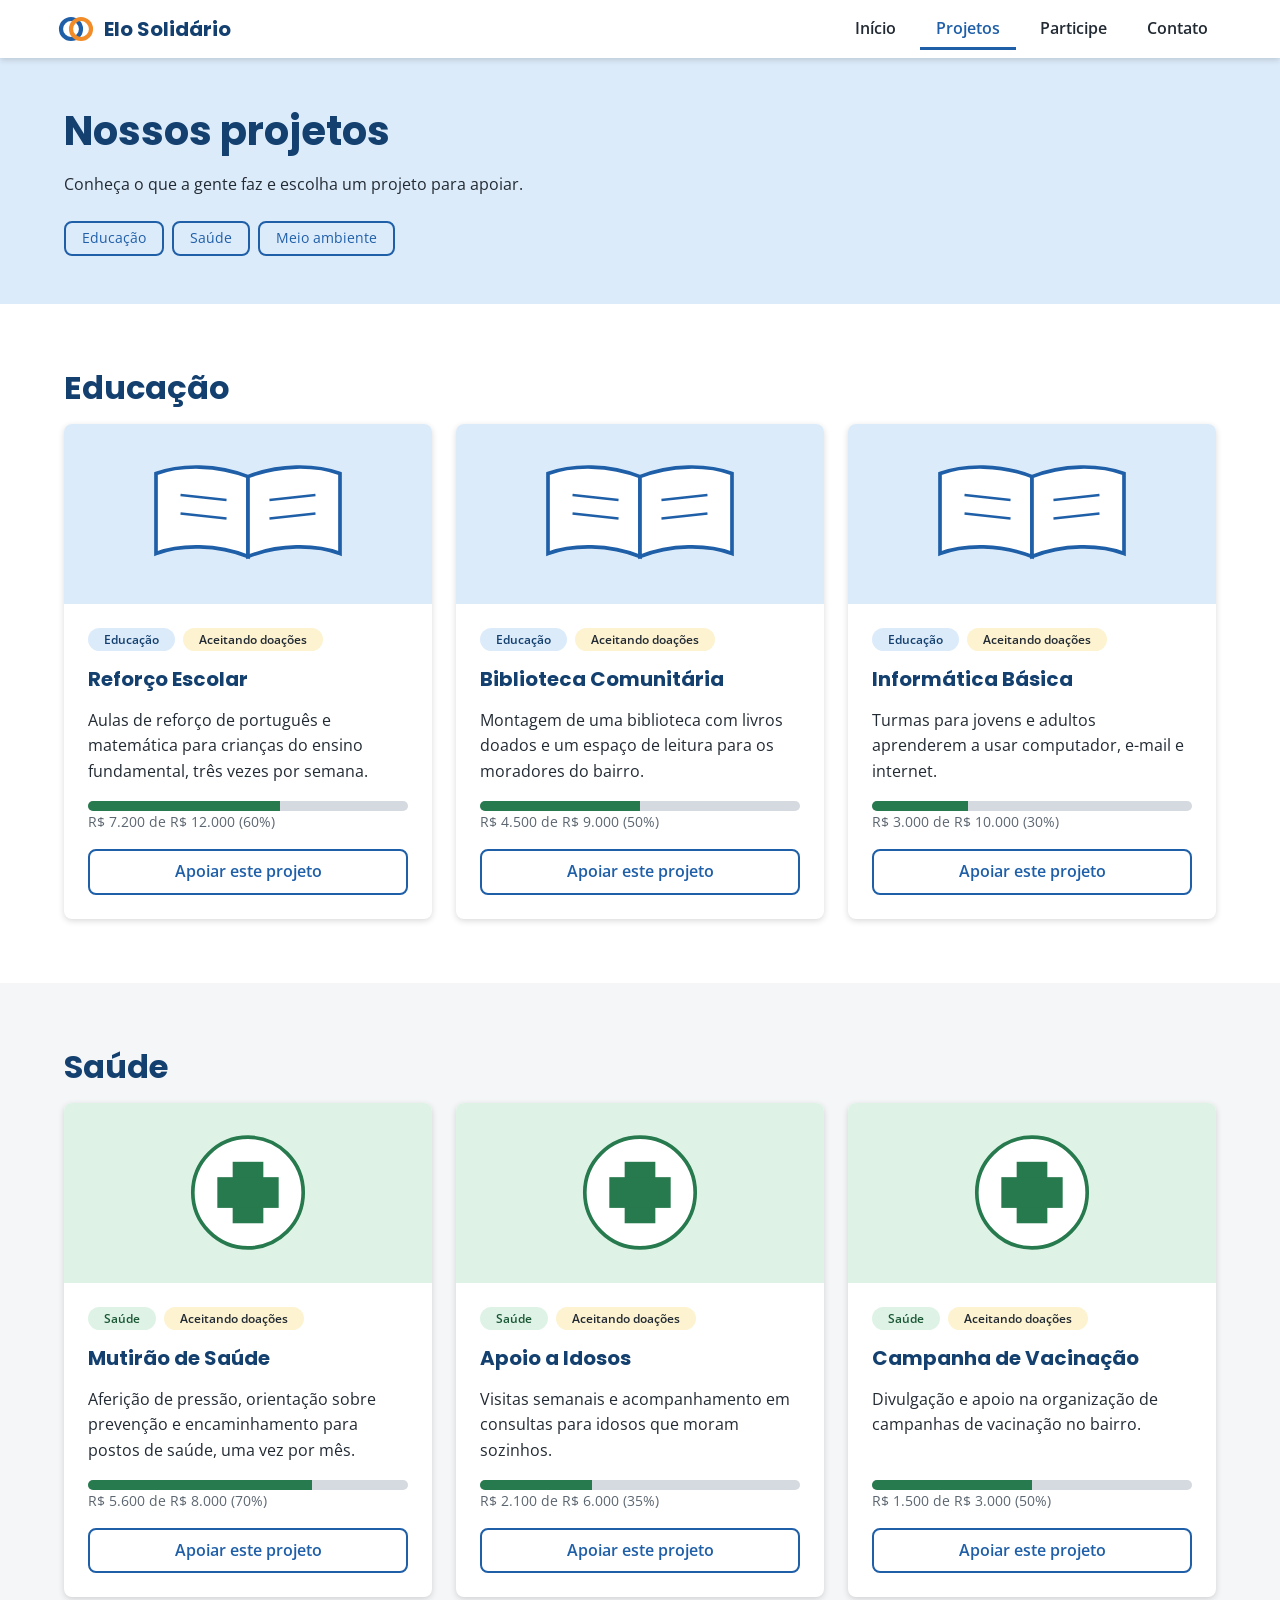
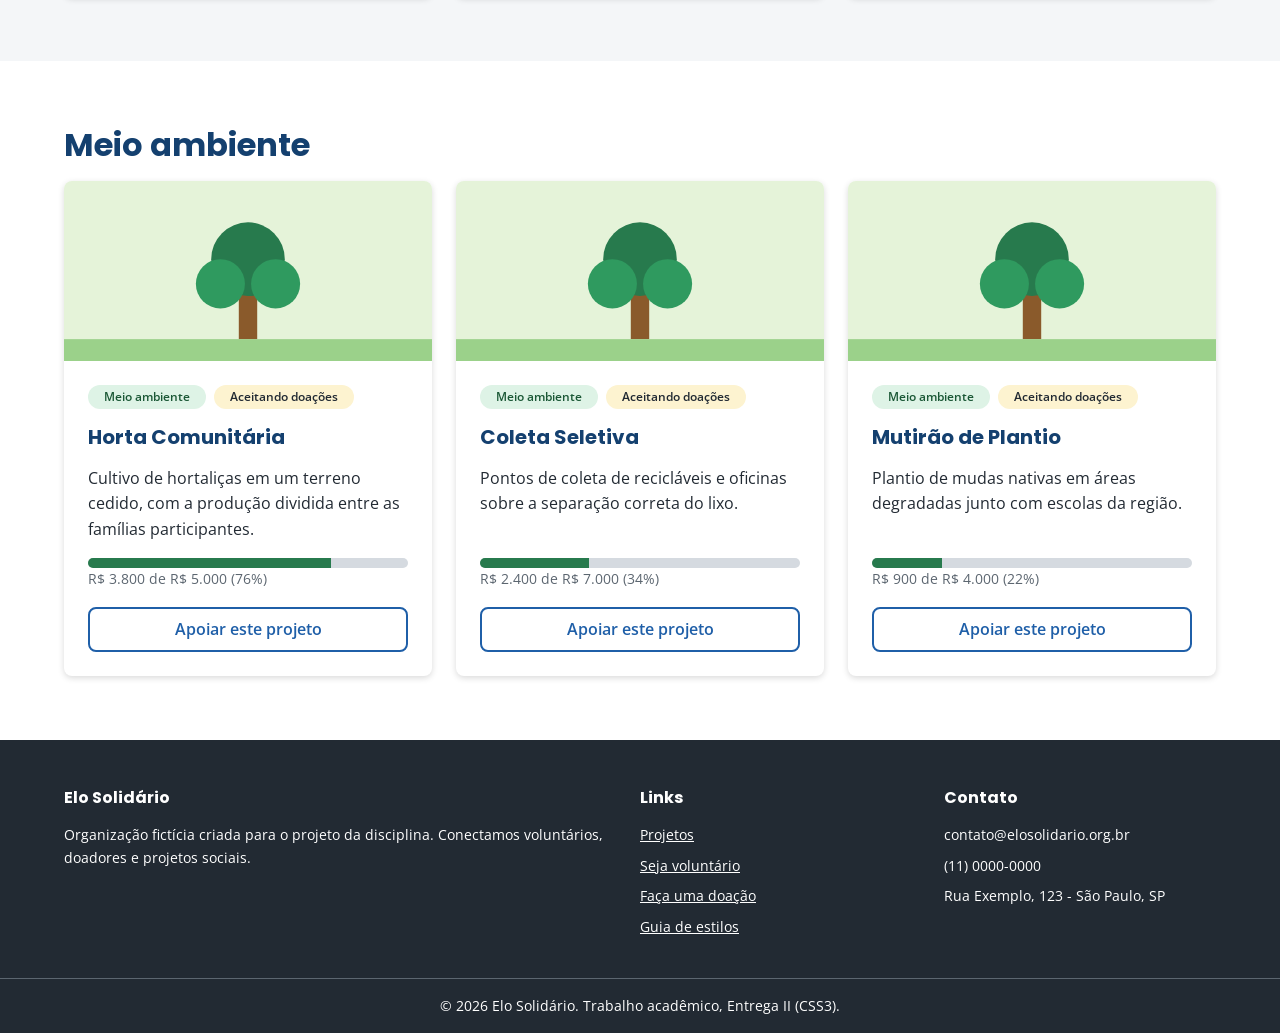
<file: pages/projetos.html>
<!DOCTYPE html>
<html lang="pt-BR">
<head>
  <meta charset="UTF-8">
  <meta name="viewport" content="width=device-width, initial-scale=1.0">
  <meta name="description" content="Elo Solidário: ONG que conecta voluntários, doadores e projetos sociais.">
  <title>Projetos | Elo Solidário</title>
  <link rel="preconnect" href="https://fonts.googleapis.com">
  <link rel="preconnect" href="https://fonts.gstatic.com" crossorigin>
  <link href="https://fonts.googleapis.com/css2?family=Open+Sans:wght@400;600&family=Poppins:wght@500;700&display=swap" rel="stylesheet">
  <link rel="stylesheet" href="../css/style.css">
</head>
<body>
  <header class="cabecalho">
    <div class="cabecalho-interno">
      <a class="logo" href="../index.html">
        <img src="../img/logo.svg" alt="" width="40" height="40">
        Elo Solidário
      </a>

      <input type="checkbox" id="menu-check" class="menu-check">
      <label for="menu-check" class="botao-hamburguer" aria-label="Abrir ou fechar o menu">
        <span></span>
        <span></span>
        <span></span>
      </label>

      <nav class="menu">
        <ul class="menu-lista">
          <li><a href="../index.html">Início</a></li>
          <li class="item-dropdown">
            <a class="ativo" href="projetos.html">Projetos</a>
            <ul class="submenu">
              <li><a href="projetos.html#educacao">Educação</a></li>
              <li><a href="projetos.html#saude">Saúde</a></li>
              <li><a href="projetos.html#ambiente">Meio ambiente</a></li>
            </ul>
          </li>
          <li class="item-dropdown">
            <a href="voluntario.html">Participe</a>
            <ul class="submenu">
              <li><a href="voluntario.html">Seja voluntário</a></li>
              <li><a href="doacao.html">Faça uma doação</a></li>
            </ul>
          </li>
          <li><a href="contato.html">Contato</a></li>
        </ul>
      </nav>
    </div>
  </header>

  <main>

    <section class="cabecalho-pagina">
      <div class="container">
        <h1>Nossos projetos</h1>
        <p>Conheça o que a gente faz e escolha um projeto para apoiar.</p>
        <div class="tags filtro-projetos">
          <a class="tag" href="#educacao">Educação</a>
          <a class="tag" href="#saude">Saúde</a>
          <a class="tag" href="#ambiente">Meio ambiente</a>
        </div>
      </div>
    </section>

    <section class="secao" id="educacao">
      <div class="container">
        <h2>Educação</h2>
        <div class="cards">
        <article class="card">
          <img src="../img/educacao.svg" alt="" width="600" height="340">
          <div class="card-corpo">
            <div class="badges-card">
              <span class="badge badge-azul">Educação</span>
              <span class="badge badge-amarelo">Aceitando doações</span>
            </div>
            <h3>Reforço Escolar</h3>
            <p>Aulas de reforço de português e matemática para crianças do ensino fundamental, três vezes por semana.</p>
            <div class="card-rodape">
              <div>
                <div class="barra">
                  <div class="barra-preenchida" style="width: 60%;"></div>
                </div>
                <p class="meta-texto">R$ 7.200 de R$ 12.000 (60%)</p>
              </div>
              <a class="botao botao-contorno" href="doacao.html">Apoiar este projeto</a>
            </div>
          </div>
        </article>
        <article class="card">
          <img src="../img/educacao.svg" alt="" width="600" height="340">
          <div class="card-corpo">
            <div class="badges-card">
              <span class="badge badge-azul">Educação</span>
              <span class="badge badge-amarelo">Aceitando doações</span>
            </div>
            <h3>Biblioteca Comunitária</h3>
            <p>Montagem de uma biblioteca com livros doados e um espaço de leitura para os moradores do bairro.</p>
            <div class="card-rodape">
              <div>
                <div class="barra">
                  <div class="barra-preenchida" style="width: 50%;"></div>
                </div>
                <p class="meta-texto">R$ 4.500 de R$ 9.000 (50%)</p>
              </div>
              <a class="botao botao-contorno" href="doacao.html">Apoiar este projeto</a>
            </div>
          </div>
        </article>
        <article class="card">
          <img src="../img/educacao.svg" alt="" width="600" height="340">
          <div class="card-corpo">
            <div class="badges-card">
              <span class="badge badge-azul">Educação</span>
              <span class="badge badge-amarelo">Aceitando doações</span>
            </div>
            <h3>Informática Básica</h3>
            <p>Turmas para jovens e adultos aprenderem a usar computador, e-mail e internet.</p>
            <div class="card-rodape">
              <div>
                <div class="barra">
                  <div class="barra-preenchida" style="width: 30%;"></div>
                </div>
                <p class="meta-texto">R$ 3.000 de R$ 10.000 (30%)</p>
              </div>
              <a class="botao botao-contorno" href="doacao.html">Apoiar este projeto</a>
            </div>
          </div>
        </article>
        </div>
      </div>
    </section>

    <section class="secao secao-cinza" id="saude">
      <div class="container">
        <h2>Saúde</h2>
        <div class="cards">
        <article class="card">
          <img src="../img/saude.svg" alt="" width="600" height="340">
          <div class="card-corpo">
            <div class="badges-card">
              <span class="badge badge-verde">Saúde</span>
              <span class="badge badge-amarelo">Aceitando doações</span>
            </div>
            <h3>Mutirão de Saúde</h3>
            <p>Aferição de pressão, orientação sobre prevenção e encaminhamento para postos de saúde, uma vez por mês.</p>
            <div class="card-rodape">
              <div>
                <div class="barra">
                  <div class="barra-preenchida" style="width: 70%;"></div>
                </div>
                <p class="meta-texto">R$ 5.600 de R$ 8.000 (70%)</p>
              </div>
              <a class="botao botao-contorno" href="doacao.html">Apoiar este projeto</a>
            </div>
          </div>
        </article>
        <article class="card">
          <img src="../img/saude.svg" alt="" width="600" height="340">
          <div class="card-corpo">
            <div class="badges-card">
              <span class="badge badge-verde">Saúde</span>
              <span class="badge badge-amarelo">Aceitando doações</span>
            </div>
            <h3>Apoio a Idosos</h3>
            <p>Visitas semanais e acompanhamento em consultas para idosos que moram sozinhos.</p>
            <div class="card-rodape">
              <div>
                <div class="barra">
                  <div class="barra-preenchida" style="width: 35%;"></div>
                </div>
                <p class="meta-texto">R$ 2.100 de R$ 6.000 (35%)</p>
              </div>
              <a class="botao botao-contorno" href="doacao.html">Apoiar este projeto</a>
            </div>
          </div>
        </article>
        <article class="card">
          <img src="../img/saude.svg" alt="" width="600" height="340">
          <div class="card-corpo">
            <div class="badges-card">
              <span class="badge badge-verde">Saúde</span>
              <span class="badge badge-amarelo">Aceitando doações</span>
            </div>
            <h3>Campanha de Vacinação</h3>
            <p>Divulgação e apoio na organização de campanhas de vacinação no bairro.</p>
            <div class="card-rodape">
              <div>
                <div class="barra">
                  <div class="barra-preenchida" style="width: 50%;"></div>
                </div>
                <p class="meta-texto">R$ 1.500 de R$ 3.000 (50%)</p>
              </div>
              <a class="botao botao-contorno" href="doacao.html">Apoiar este projeto</a>
            </div>
          </div>
        </article>
        </div>
      </div>
    </section>

    <section class="secao" id="ambiente">
      <div class="container">
        <h2>Meio ambiente</h2>
        <div class="cards">
        <article class="card">
          <img src="../img/ambiente.svg" alt="" width="600" height="340">
          <div class="card-corpo">
            <div class="badges-card">
              <span class="badge badge-verde">Meio ambiente</span>
              <span class="badge badge-amarelo">Aceitando doações</span>
            </div>
            <h3>Horta Comunitária</h3>
            <p>Cultivo de hortaliças em um terreno cedido, com a produção dividida entre as famílias participantes.</p>
            <div class="card-rodape">
              <div>
                <div class="barra">
                  <div class="barra-preenchida" style="width: 76%;"></div>
                </div>
                <p class="meta-texto">R$ 3.800 de R$ 5.000 (76%)</p>
              </div>
              <a class="botao botao-contorno" href="doacao.html">Apoiar este projeto</a>
            </div>
          </div>
        </article>
        <article class="card">
          <img src="../img/ambiente.svg" alt="" width="600" height="340">
          <div class="card-corpo">
            <div class="badges-card">
              <span class="badge badge-verde">Meio ambiente</span>
              <span class="badge badge-amarelo">Aceitando doações</span>
            </div>
            <h3>Coleta Seletiva</h3>
            <p>Pontos de coleta de recicláveis e oficinas sobre a separação correta do lixo.</p>
            <div class="card-rodape">
              <div>
                <div class="barra">
                  <div class="barra-preenchida" style="width: 34%;"></div>
                </div>
                <p class="meta-texto">R$ 2.400 de R$ 7.000 (34%)</p>
              </div>
              <a class="botao botao-contorno" href="doacao.html">Apoiar este projeto</a>
            </div>
          </div>
        </article>
        <article class="card">
          <img src="../img/ambiente.svg" alt="" width="600" height="340">
          <div class="card-corpo">
            <div class="badges-card">
              <span class="badge badge-verde">Meio ambiente</span>
              <span class="badge badge-amarelo">Aceitando doações</span>
            </div>
            <h3>Mutirão de Plantio</h3>
            <p>Plantio de mudas nativas em áreas degradadas junto com escolas da região.</p>
            <div class="card-rodape">
              <div>
                <div class="barra">
                  <div class="barra-preenchida" style="width: 22%;"></div>
                </div>
                <p class="meta-texto">R$ 900 de R$ 4.000 (22%)</p>
              </div>
              <a class="botao botao-contorno" href="doacao.html">Apoiar este projeto</a>
            </div>
          </div>
        </article>
        </div>
      </div>
    </section>
  </main>

  <footer class="rodape">
    <div class="container rodape-colunas">
      <div>
        <h3>Elo Solidário</h3>
        <p class="texto-pequeno">Organização fictícia criada para o projeto da disciplina. Conectamos voluntários, doadores e projetos sociais.</p>
      </div>
      <div>
        <h3>Links</h3>
        <ul class="texto-pequeno">
          <li><a href="projetos.html">Projetos</a></li>
          <li><a href="voluntario.html">Seja voluntário</a></li>
          <li><a href="doacao.html">Faça uma doação</a></li>
          <li><a href="componentes.html">Guia de estilos</a></li>
        </ul>
      </div>
      <div>
        <h3>Contato</h3>
        <ul class="texto-pequeno">
          <li>contato@elosolidario.org.br</li>
          <li>(11) 0000-0000</li>
          <li>Rua Exemplo, 123 - São Paulo, SP</li>
        </ul>
      </div>
    </div>
    <p class="rodape-copia">© 2026 Elo Solidário. Trabalho acadêmico, Entrega II (CSS3).</p>
  </footer>

  <script src="../js/script.js"></script>
</body>
</html>
</file>
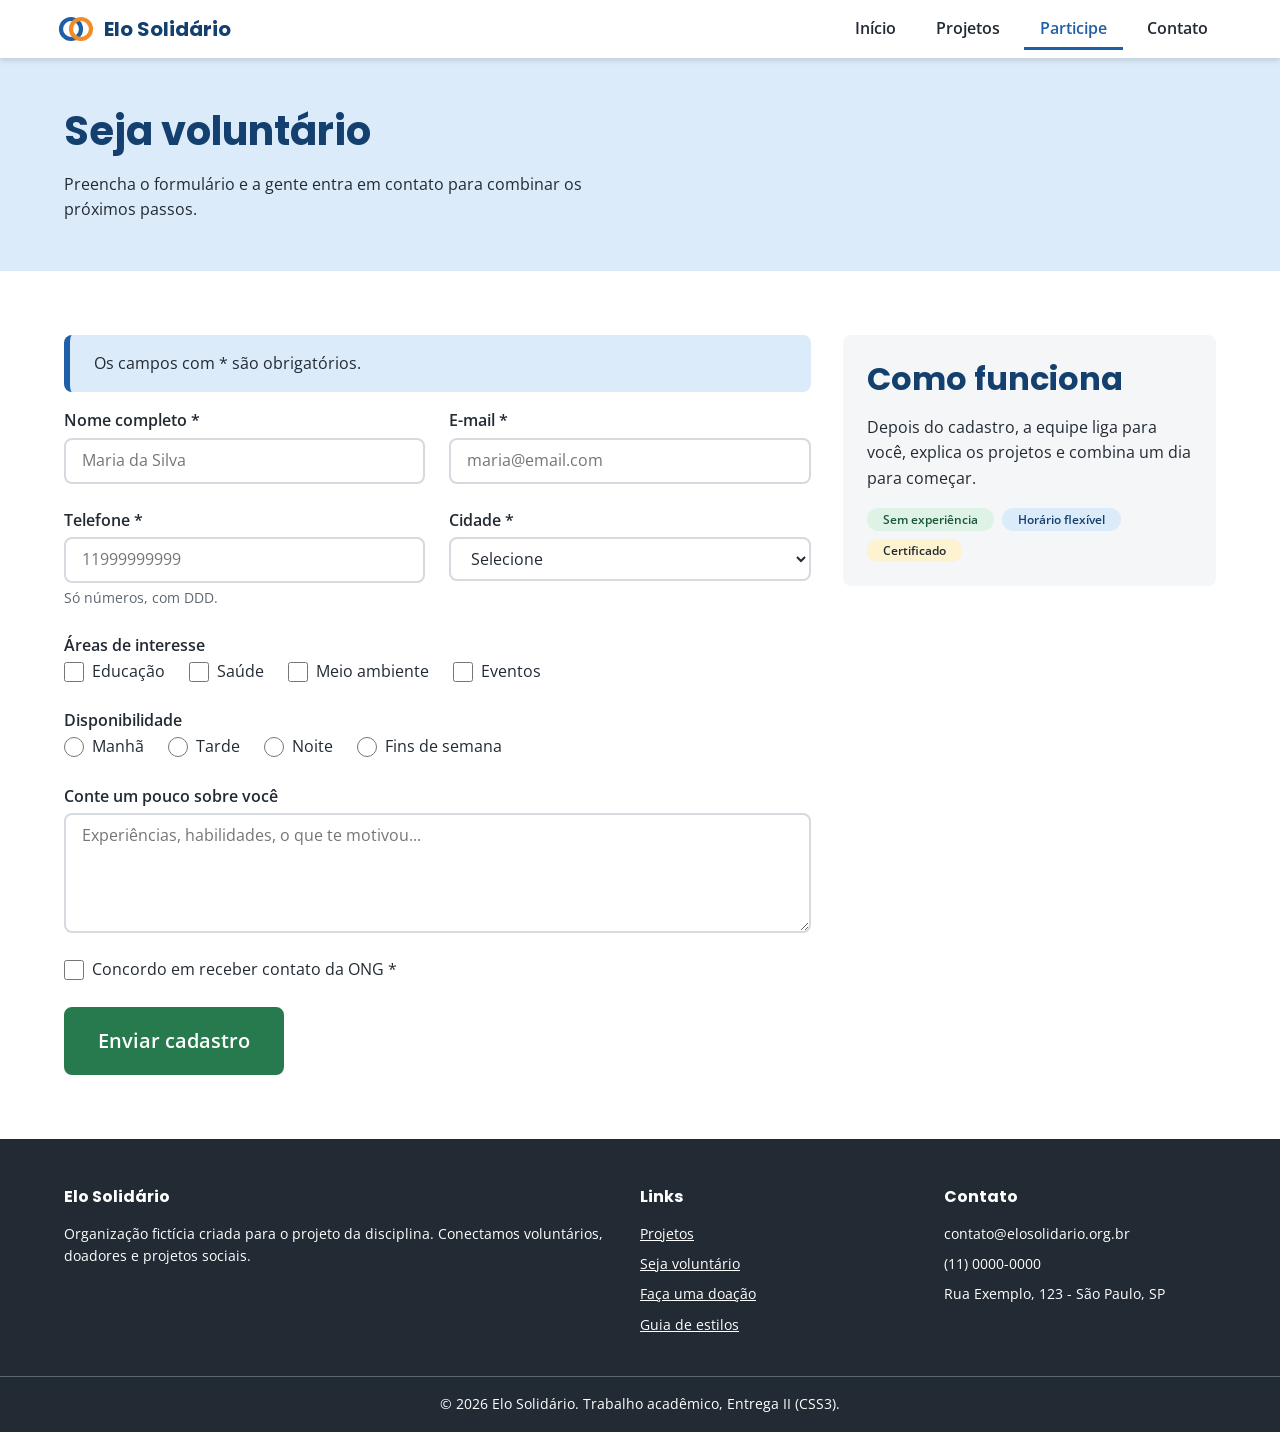
<file: pages/voluntario.html>
<!DOCTYPE html>
<html lang="pt-BR">
<head>
  <meta charset="UTF-8">
  <meta name="viewport" content="width=device-width, initial-scale=1.0">
  <meta name="description" content="Elo Solidário: ONG que conecta voluntários, doadores e projetos sociais.">
  <title>Seja voluntário | Elo Solidário</title>
  <link rel="preconnect" href="https://fonts.googleapis.com">
  <link rel="preconnect" href="https://fonts.gstatic.com" crossorigin>
  <link href="https://fonts.googleapis.com/css2?family=Open+Sans:wght@400;600&family=Poppins:wght@500;700&display=swap" rel="stylesheet">
  <link rel="stylesheet" href="../css/style.css">
</head>
<body>
  <header class="cabecalho">
    <div class="cabecalho-interno">
      <a class="logo" href="../index.html">
        <img src="../img/logo.svg" alt="" width="40" height="40">
        Elo Solidário
      </a>

      <input type="checkbox" id="menu-check" class="menu-check">
      <label for="menu-check" class="botao-hamburguer" aria-label="Abrir ou fechar o menu">
        <span></span>
        <span></span>
        <span></span>
      </label>

      <nav class="menu">
        <ul class="menu-lista">
          <li><a href="../index.html">Início</a></li>
          <li class="item-dropdown">
            <a href="projetos.html">Projetos</a>
            <ul class="submenu">
              <li><a href="projetos.html#educacao">Educação</a></li>
              <li><a href="projetos.html#saude">Saúde</a></li>
              <li><a href="projetos.html#ambiente">Meio ambiente</a></li>
            </ul>
          </li>
          <li class="item-dropdown">
            <a class="ativo" href="voluntario.html">Participe</a>
            <ul class="submenu">
              <li><a href="voluntario.html">Seja voluntário</a></li>
              <li><a href="doacao.html">Faça uma doação</a></li>
            </ul>
          </li>
          <li><a href="contato.html">Contato</a></li>
        </ul>
      </nav>
    </div>
  </header>

  <main>

    <section class="cabecalho-pagina">
      <div class="container">
        <h1>Seja voluntário</h1>
        <p>Preencha o formulário e a gente entra em contato para combinar os próximos passos.</p>
      </div>
    </section>

    <section class="secao">
      <div class="container pagina-lateral">
        <form class="formulario" data-toast="toast-voluntario">
          <div class="alerta alerta-info">
            <p>Os campos com * são obrigatórios.</p>
          </div>

          <div class="linha-campos">
            <div class="campo">
              <label for="nome">Nome completo *</label>
              <input type="text" id="nome" name="nome" placeholder="Maria da Silva" required minlength="3">
              <span class="mensagem-erro">Digite o nome completo, com pelo menos 3 letras.</span>
            </div>
            <div class="campo">
              <label for="email">E-mail *</label>
              <input type="email" id="email" name="email" placeholder="maria@email.com" required>
              <span class="mensagem-erro">Digite um e-mail válido, por exemplo maria@email.com.</span>
            </div>
          </div>

          <div class="linha-campos">
            <div class="campo">
              <label for="telefone">Telefone *</label>
              <input type="tel" id="telefone" name="telefone" placeholder="11999999999" required pattern="[0-9]{10,11}">
              <span class="ajuda">Só números, com DDD.</span>
              <span class="mensagem-erro">Use só números, com DDD (10 ou 11 dígitos).</span>
            </div>
            <div class="campo">
              <label for="cidade">Cidade *</label>
              <select id="cidade" name="cidade" required>
                <option value="">Selecione</option>
                <option>São Paulo</option>
                <option>Diadema</option>
                <option>Santo André</option>
                <option>São Bernardo do Campo</option>
                <option>Outra</option>
              </select>
            </div>
          </div>

          <fieldset class="campo">
            <legend>Áreas de interesse</legend>
            <div class="opcoes">
              <label><input type="checkbox" name="area" value="educacao"> Educação</label>
              <label><input type="checkbox" name="area" value="saude"> Saúde</label>
              <label><input type="checkbox" name="area" value="ambiente"> Meio ambiente</label>
              <label><input type="checkbox" name="area" value="eventos"> Eventos</label>
            </div>
          </fieldset>

          <fieldset class="campo">
            <legend>Disponibilidade</legend>
            <div class="opcoes">
              <label><input type="radio" name="disponibilidade" value="manha"> Manhã</label>
              <label><input type="radio" name="disponibilidade" value="tarde"> Tarde</label>
              <label><input type="radio" name="disponibilidade" value="noite"> Noite</label>
              <label><input type="radio" name="disponibilidade" value="fds"> Fins de semana</label>
            </div>
          </fieldset>

          <div class="campo">
            <label for="mensagem">Conte um pouco sobre você</label>
            <textarea id="mensagem" name="mensagem" placeholder="Experiências, habilidades, o que te motivou..."></textarea>
          </div>

          <div class="campo">
            <div class="opcoes">
              <label><input type="checkbox" name="aceite" required> Concordo em receber contato da ONG *</label>
            </div>
          </div>

          <button type="submit" class="botao botao-verde botao-grande">Enviar cadastro</button>
        </form>

        <aside>
          <div class="painel painel-fixo">
            <h2>Como funciona</h2>
            <p>Depois do cadastro, a equipe liga para você, explica os projetos e combina um dia para começar.</p>
            <div class="badges-card">
              <span class="badge badge-verde">Sem experiência</span>
              <span class="badge badge-azul">Horário flexível</span>
              <span class="badge badge-amarelo">Certificado</span>
            </div>
          </div>
        </aside>
      </div>
    </section>

    <div class="toast" id="toast-voluntario">
      <strong>Cadastro enviado!</strong>
      <p class="texto-pequeno" style="margin: 0;">Em breve a gente entra em contato.</p>
    </div>
  </main>

  <footer class="rodape">
    <div class="container rodape-colunas">
      <div>
        <h3>Elo Solidário</h3>
        <p class="texto-pequeno">Organização fictícia criada para o projeto da disciplina. Conectamos voluntários, doadores e projetos sociais.</p>
      </div>
      <div>
        <h3>Links</h3>
        <ul class="texto-pequeno">
          <li><a href="projetos.html">Projetos</a></li>
          <li><a href="voluntario.html">Seja voluntário</a></li>
          <li><a href="doacao.html">Faça uma doação</a></li>
          <li><a href="componentes.html">Guia de estilos</a></li>
        </ul>
      </div>
      <div>
        <h3>Contato</h3>
        <ul class="texto-pequeno">
          <li>contato@elosolidario.org.br</li>
          <li>(11) 0000-0000</li>
          <li>Rua Exemplo, 123 - São Paulo, SP</li>
        </ul>
      </div>
    </div>
    <p class="rodape-copia">© 2026 Elo Solidário. Trabalho acadêmico, Entrega II (CSS3).</p>
  </footer>

  <script src="../js/script.js"></script>
</body>
</html>
</file>
<file: css/style.css>
/* arquivo principal: so importa os outros arquivos css */
@import url("variaveis.css");
@import url("base.css");
@import url("grid.css");
@import url("layout.css");
@import url("navegacao.css");
@import url("botoes.css");
@import url("cards.css");
@import url("formularios.css");
@import url("feedback.css");
@import url("responsivo.css");
</file>
